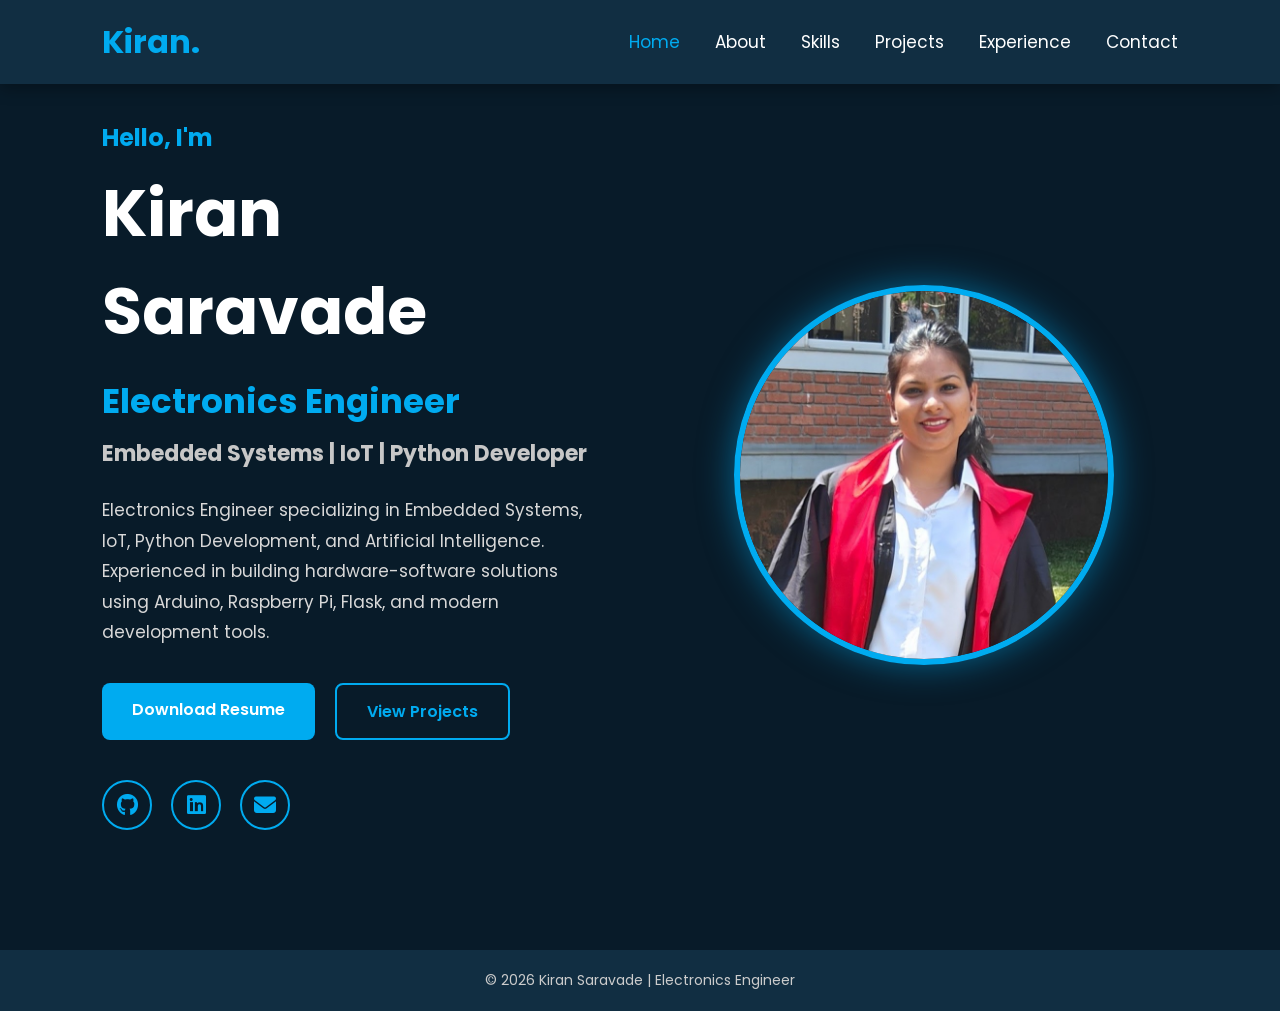
<file: index.html>
<!DOCTYPE html>
<html lang="en">

<head>
    <meta charset="UTF-8">
    <meta name="viewport" content="width=device-width, initial-scale=1.0">
    <title>Kiran Saravade | Portfolio</title>

    <!-- CSS -->
    <link rel="stylesheet" href="style.css">

    <!-- Google Font -->
    <link href="https://fonts.googleapis.com/css2?family=Poppins:wght@300;400;500;600;700&display=swap" rel="stylesheet">

    <!-- Font Awesome -->
    <link rel="stylesheet"
        href="https://cdnjs.cloudflare.com/ajax/libs/font-awesome/6.6.0/css/all.min.css">

        <meta name="description" content="Kiran Saravade - Electronics Engineer specializing in Embedded Systems, IoT, Python, AI and Web Development.">

        <meta name="keywords" content="Embedded Engineer, IoT Developer, Python Developer, Electronics Engineer">

        <meta name="author" content="Kiran Saravade">
</head>

<body>

    <!-- ================= NAVBAR ================= -->

    <nav>

        <div class="logo">
            <a href="index.html">Kiran.</a>
        </div>

        <ul>

            <li><a href="index.html" class="active">Home</a></li>

            <li><a href="about.html">About</a></li>

            <li><a href="skills.html">Skills</a></li>

            <li><a href="projects.html">Projects</a></li>

            <li><a href="experience.html">Experience</a></li>

            <li><a href="contact.html">Contact</a></li>

        </ul>

    </nav>

    <!-- ================= HERO SECTION ================= -->

    <section class="hero">

        <!-- Left Content -->

        <div class="hero-content">

            <h3>Hello, I'm</h3>

            <h1>Kiran Saravade</h1>

            <h2>Electronics Engineer</h2>

            <h4>Embedded Systems | IoT | Python Developer</h4>

            <p>
                    Electronics Engineer specializing in Embedded Systems, IoT,
                    Python Development, and Artificial Intelligence.
                    Experienced in building hardware-software solutions using Arduino,
                    Raspberry Pi, Flask, and modern development tools.

            </p>

            <div class="hero-buttons">

                <a href="assets/resume/Kiran_Saravade_Resume.pdf" class="btn" target="_blank">

                    Download Resume

                </a>

                <a href="projects.html" class="btn-outline">

                    View Projects

                </a>

            </div>

            <div class="social-icons">

                <a href="https://github.com/kiru-08/kiranSaravade.github.io" target="_blank">

                    <i class="fab fa-github"></i>

                </a>

                <a href="https://linkedin.com/in/kiran-saravade" target="_blank">

                    <i class="fab fa-linkedin"></i>

                </a>

                <a href="mailto:kiran.saravade143@gmail.com">

                    <i class="fas fa-envelope"></i>

                </a>

            </div>

        </div>

        <!-- Right Image -->

        <div class="hero-image">

            <img src="assets/images/profile.jpg" alt="Kiran Saravade">

        </div>

    </section>

    <footer>

<p>
© 2026 Kiran Saravade | Electronics Engineer
</p>

    </footer>
</body>

</html>
</file>
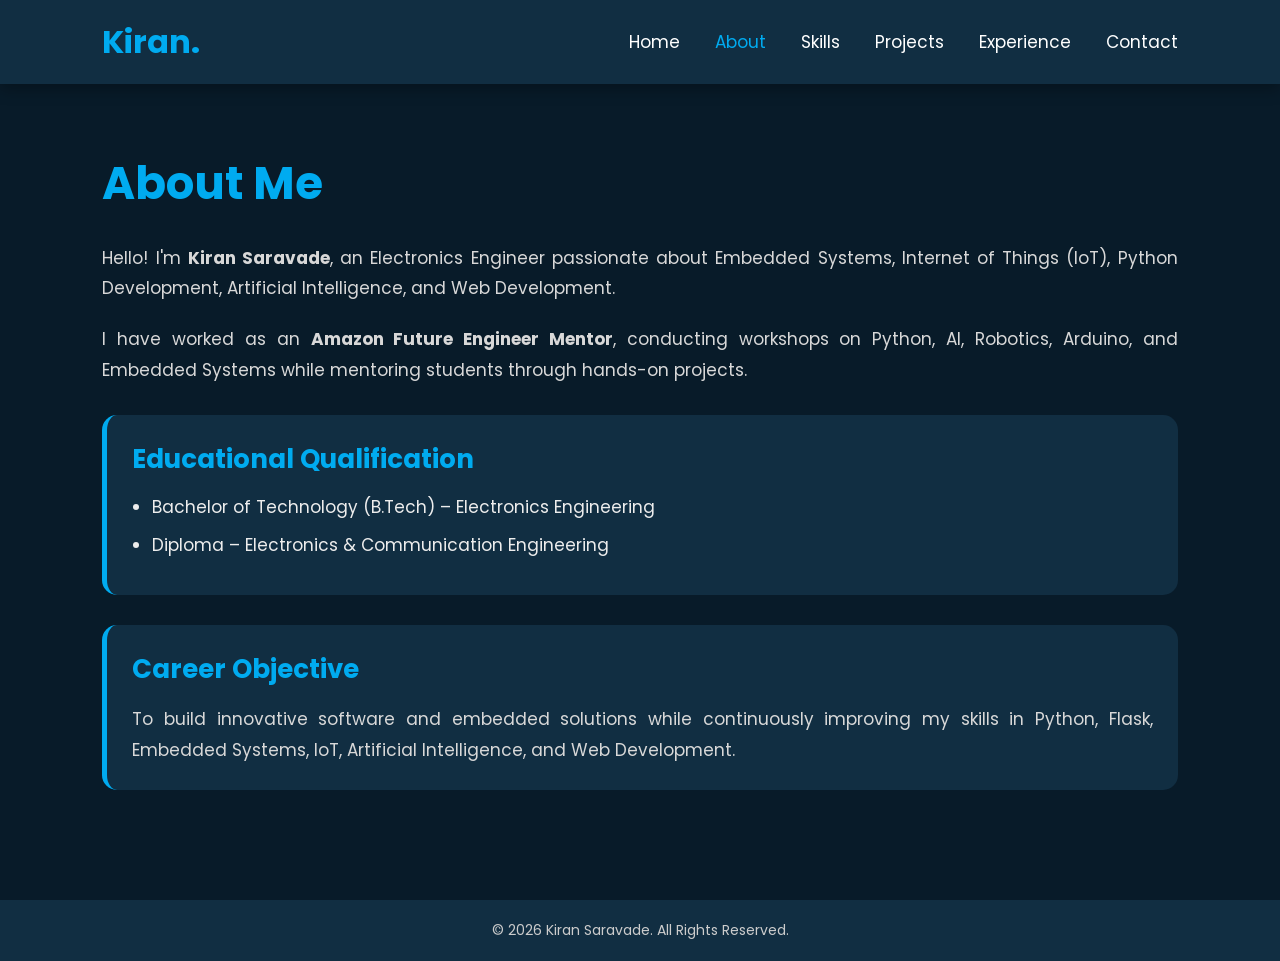
<file: about.html>
<!DOCTYPE html>
<html lang="en">

<head>

    <meta charset="UTF-8">
    <meta name="viewport" content="width=device-width, initial-scale=1.0">

    <title>About | Kiran Saravade</title>

    <link rel="stylesheet" href="style.css">

    <link href="https://fonts.googleapis.com/css2?family=Poppins:wght@300;400;500;600;700&display=swap"
        rel="stylesheet">

    <link rel="stylesheet"
        href="https://cdnjs.cloudflare.com/ajax/libs/font-awesome/6.6.0/css/all.min.css">

</head>

<body>

    <!-- Navigation -->

    <nav>

        <div class="logo">
            <a href="index.html">Kiran.</a>
        </div>

        <ul>

            <li><a href="index.html">Home</a></li>

            <li><a href="about.html" class="active">About</a></li>

            <li><a href="skills.html">Skills</a></li>

            <li><a href="projects.html">Projects</a></li>

            <li><a href="experience.html">Experience</a></li>

            <li><a href="contact.html">Contact</a></li>

        </ul>

    </nav>

    <!-- About -->

    <section class="about">

       

        <div class="about-content">

            <h1>About Me</h1>

            <p>

                Hello! I'm <strong>Kiran Saravade</strong>, an Electronics Engineer passionate
                about Embedded Systems, Internet of Things (IoT), Python Development,
                Artificial Intelligence, and Web Development.

            </p>

            <p>

                I have worked as an <strong>Amazon Future Engineer Mentor</strong>,
                conducting workshops on Python, AI, Robotics, Arduino, and
                Embedded Systems while mentoring students through hands-on projects.

            </p>

            <div class="about-box">

                <h2>Educational Qualification</h2>

                <ul>

                    <li>Bachelor of Technology (B.Tech) – Electronics Engineering</li>

                    <li>Diploma – Electronics & Communication Engineering</li>

                </ul>

            </div>

            <div class="about-box">

                <h2>Career Objective</h2>

                <p>

                    To build innovative software and embedded solutions while
                    continuously improving my skills in Python, Flask,
                    Embedded Systems, IoT, Artificial Intelligence,
                    and Web Development.

                </p>

            </div>

        </div>

    </section>

    <footer>

    <p>© 2026 Kiran Saravade. All Rights Reserved.</p>

</footer>

</body>

</html>
</file>
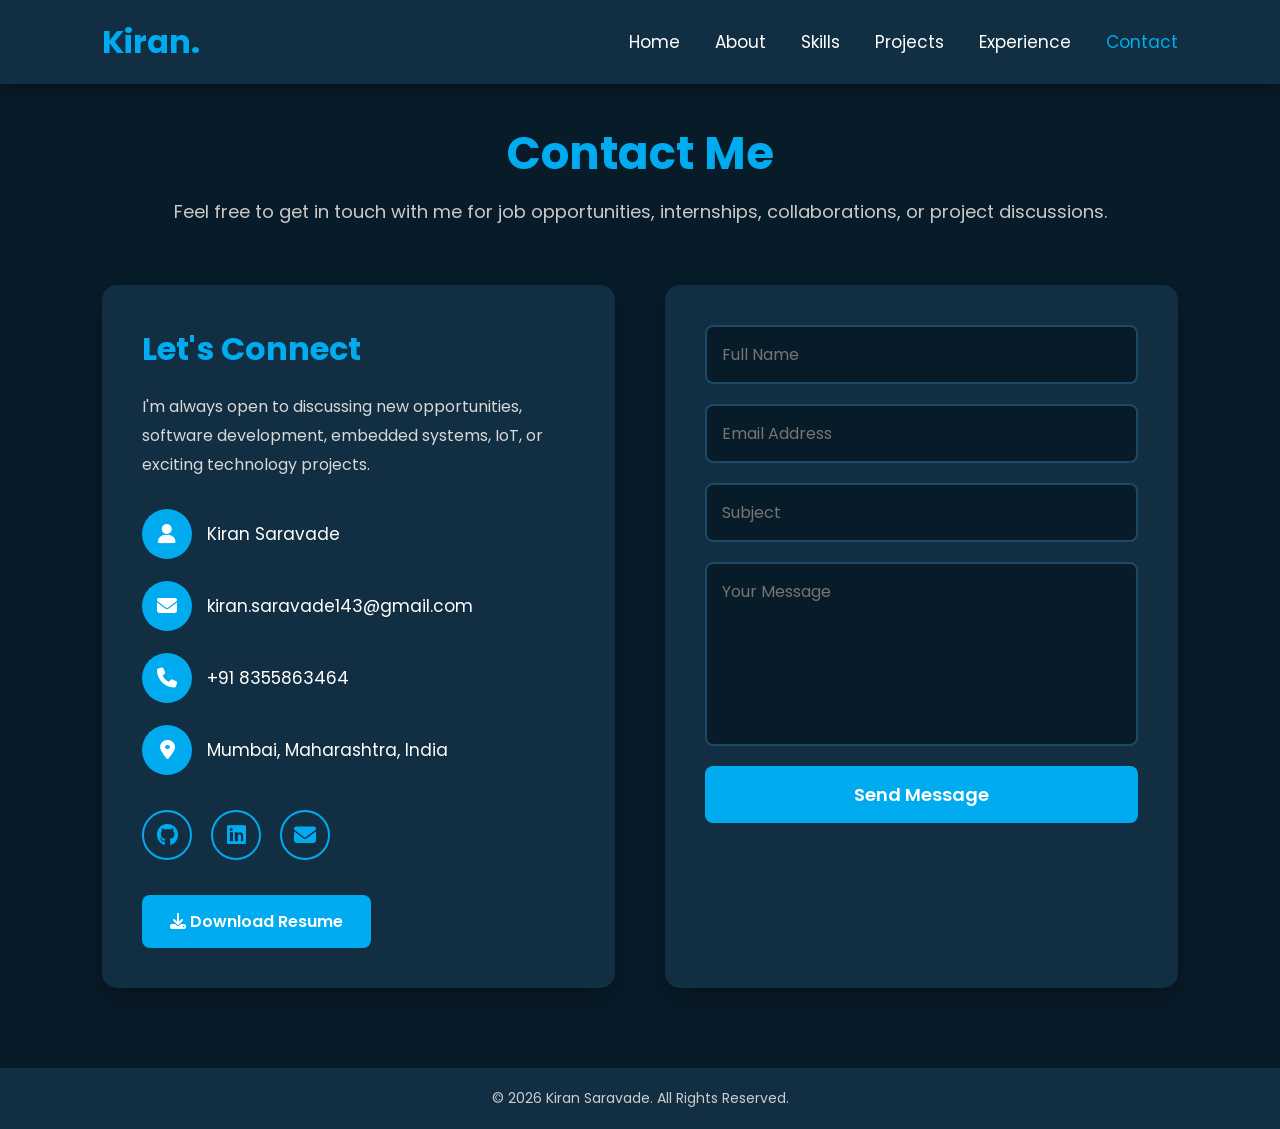
<file: contact.html>
<!DOCTYPE html>
<html lang="en">

<head>

    <meta charset="UTF-8">
    <meta name="viewport" content="width=device-width, initial-scale=1.0">

    <title>Contact | Kiran Saravade</title>

    <link rel="stylesheet" href="style.css">

    <link href="https://fonts.googleapis.com/css2?family=Poppins:wght@300;400;500;600;700&display=swap" rel="stylesheet">

    <link rel="stylesheet"
        href="https://cdnjs.cloudflare.com/ajax/libs/font-awesome/6.6.0/css/all.min.css">

</head>

<body>

    <!-- Navigation -->

    <nav>

        <div class="logo">
            <a href="index.html">Kiran.</a>
        </div>

        <ul>

            <li><a href="index.html">Home</a></li>

            <li><a href="about.html">About</a></li>

            <li><a href="skills.html">Skills</a></li>

            <li><a href="projects.html">Projects</a></li>

            <li><a href="experience.html">Experience</a></li>

            <li><a href="contact.html" class="active">Contact</a></li>

        </ul>

    </nav>

    <!-- Contact Section -->

    <section class="contact-page">

        <h1 class="page-title">Contact Me</h1>

        <p class="page-subtitle">
            Feel free to get in touch with me for job opportunities, internships,
            collaborations, or project discussions.
        </p>

        <div class="contact-container">

            <!-- Left Side -->

            <div class="contact-info">

                <h2>Let's Connect</h2>

                <p>
                    I'm always open to discussing new opportunities,
                    software development, embedded systems,
                    IoT, or exciting technology projects.
                </p>

                <div class="info-item">
                    <i class="fas fa-user"></i>
                    <span>Kiran Saravade</span>
                </div>

                <div class="info-item">
                    <i class="fas fa-envelope"></i>
                    <span>kiran.saravade143@gmail.com</span>
                </div>

                <div class="info-item">
                    <i class="fas fa-phone"></i>
                    <span>+91 8355863464</span>
                </div>

                <div class="info-item">
                    <i class="fas fa-map-marker-alt"></i>
                    <span>Mumbai, Maharashtra, India</span>
                </div>

                <div class="social-links">

                    <a href="https://github.com/kiru-08" target="_blank">
                        <i class="fab fa-github"></i>
                    </a>

                    <a href="https://linkedin.com/in/kiran-saravade" target="_blank">
                        <i class="fab fa-linkedin"></i>
                    </a>

                    <a href="mailto:kiran.saravade143@gmail.com">
                        <i class="fas fa-envelope"></i>
                    </a>

                </div>

                <a href="assets/resume/Kiran_Saravade_Resume.pdf"
                    class="download-btn"
                    target="_blank">

                    <i class="fas fa-download"></i>
                    Download Resume

                </a>

            </div>

            <!-- Right Side -->

            <div class="contact-form">

                <form action="https://api.web3forms.com/submit" method="POST">

                    <!-- Web3Forms Access Key -->
                    <input type="hidden"
                        name="access_key"
                        value="7ea7d4b2-4c76-463a-8444-07bf78ee571d">

                    <!-- Disable Captcha -->
                    <input type="hidden"
                        name="botcheck"
                        value="">

                    <input
                        type="text"
                        name="name"
                        placeholder="Full Name"
                        required>

                    <input
                        type="email"
                        name="email"
                        placeholder="Email Address"
                        required>

                    <input
                        type="text"
                        name="subject"
                        placeholder="Subject"
                        required>

                    <textarea
                        name="message"
                        rows="6"
                        placeholder="Your Message"
                        required></textarea>

                    <button type="submit">
                        Send Message
                    </button>

                </form>

            </div>

        </div>

    </section>

    <footer>

        <p>© 2026 Kiran Saravade. All Rights Reserved.</p>

    </footer>

</body>

</html>
</file>
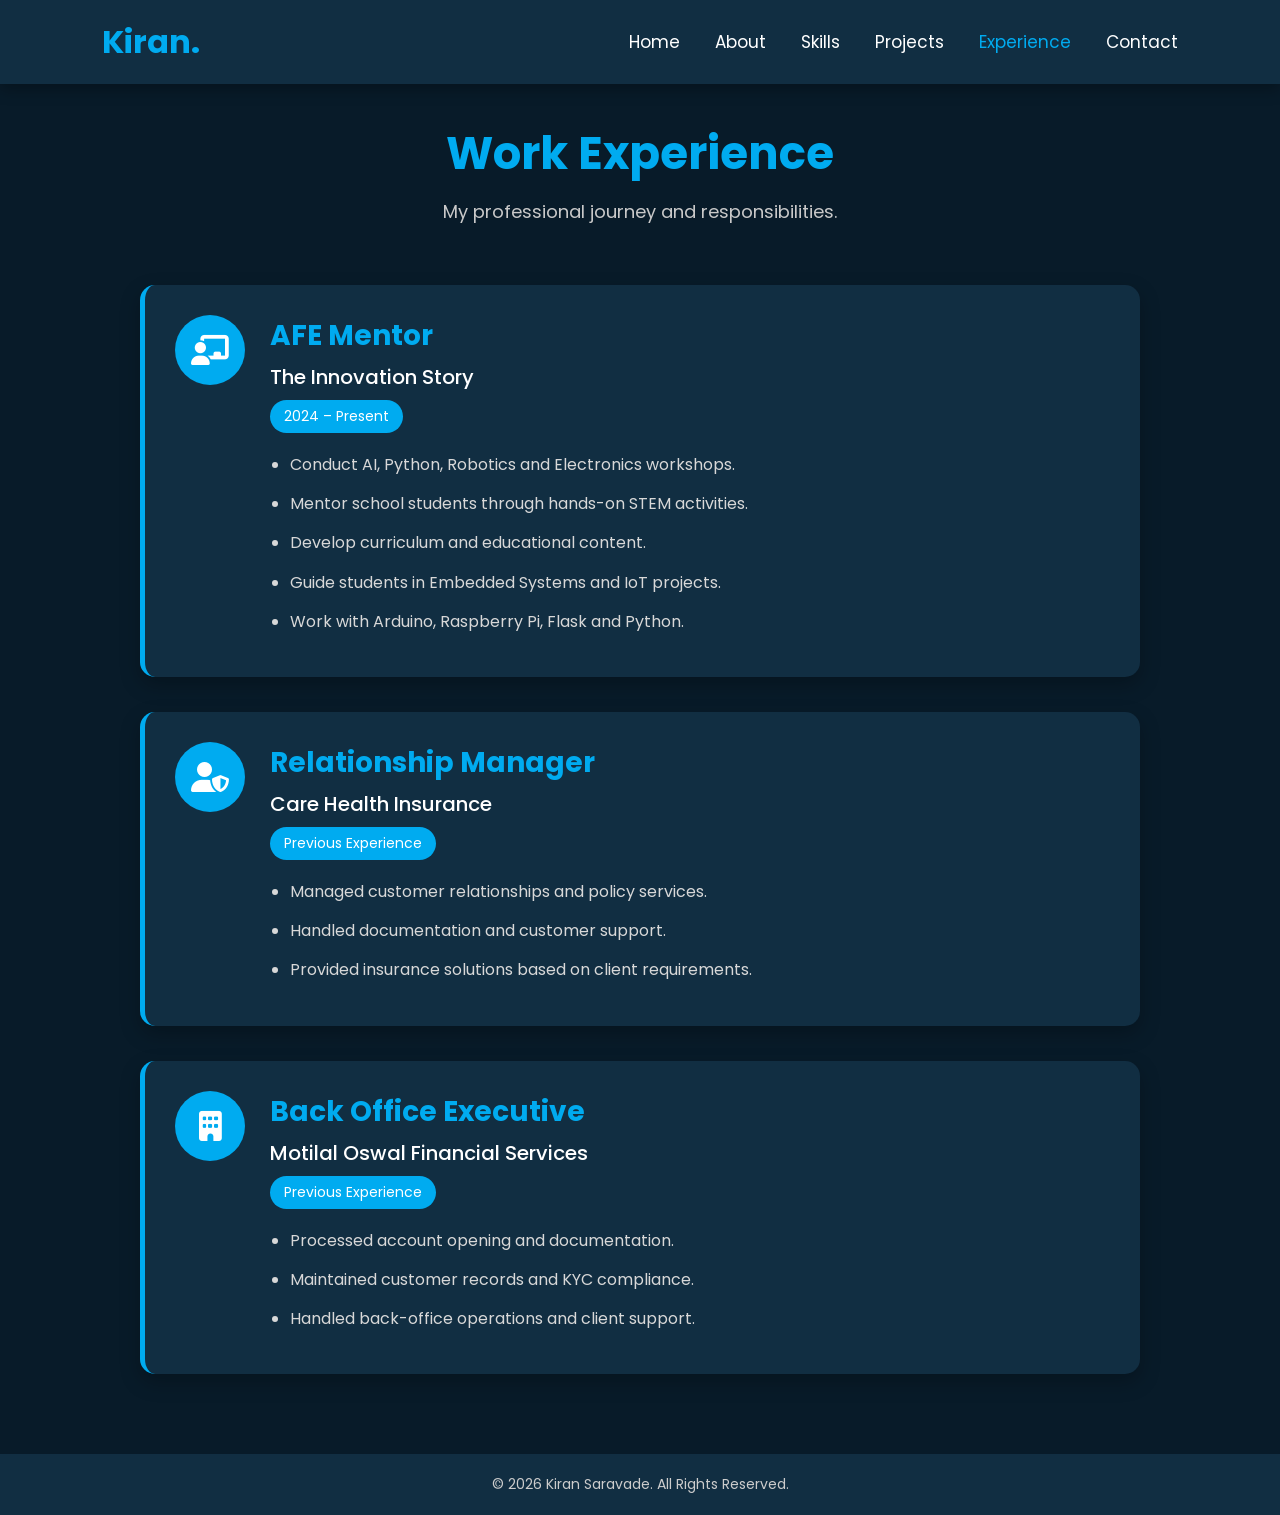
<file: experience.html>
<!DOCTYPE html>
<html lang="en">

<head>

    <meta charset="UTF-8">
    <meta name="viewport" content="width=device-width, initial-scale=1.0">

    <title>Experience | Kiran Saravade</title>

    <link rel="stylesheet" href="style.css">

    <link href="https://fonts.googleapis.com/css2?family=Poppins:wght@300;400;500;600;700&display=swap" rel="stylesheet">

    <link rel="stylesheet"
        href="https://cdnjs.cloudflare.com/ajax/libs/font-awesome/6.6.0/css/all.min.css">

</head>

<body>

    <!-- Navigation -->

    <nav>

        <div class="logo">
            <a href="index.html">Kiran.</a>
        </div>

        <ul>

            <li><a href="index.html">Home</a></li>

            <li><a href="about.html">About</a></li>

            <li><a href="skills.html">Skills</a></li>

            <li><a href="projects.html">Projects</a></li>

            <li><a href="experience.html" class="active">Experience</a></li>

            <li><a href="contact.html">Contact</a></li>

        </ul>

    </nav>

    <!-- Experience Section -->

    <section class="experience-page">

        <h1 class="page-title">Work Experience</h1>

        <p class="page-subtitle">
            My professional journey and responsibilities.
        </p>

        <div class="timeline">

            <!-- Experience 1 -->

            <div class="experience-card">

                <div class="experience-icon">
                    <i class="fas fa-chalkboard-teacher"></i>
                </div>

                <div class="experience-content">

                    <h2>AFE Mentor</h2>

                    <h3>The Innovation Story</h3>

                    <span class="experience-date">
                        2024 – Present
                    </span>

                    <ul>

                        <li>Conduct AI, Python, Robotics and Electronics workshops.</li>

                        <li>Mentor school students through hands-on STEM activities.</li>

                        <li>Develop curriculum and educational content.</li>

                        <li>Guide students in Embedded Systems and IoT projects.</li>

                        <li>Work with Arduino, Raspberry Pi, Flask and Python.</li>

                    </ul>

                </div>

            </div>

            <!-- Experience 2 -->

            <div class="experience-card">

                <div class="experience-icon">
                    <i class="fas fa-user-shield"></i>
                </div>

                <div class="experience-content">

                    <h2>Relationship Manager</h2>

                    <h3>Care Health Insurance</h3>

                    <span class="experience-date">
                        Previous Experience
                    </span>

                    <ul>

                        <li>Managed customer relationships and policy services.</li>

                        <li>Handled documentation and customer support.</li>

                        <li>Provided insurance solutions based on client requirements.</li>

                    </ul>

                </div>

            </div>

            <!-- Experience 3 -->

            <div class="experience-card">

                <div class="experience-icon">
                    <i class="fas fa-building"></i>
                </div>

                <div class="experience-content">

                    <h2>Back Office Executive</h2>

                    <h3>Motilal Oswal Financial Services</h3>

                    <span class="experience-date">
                        Previous Experience
                    </span>

                    <ul>

                        <li>Processed account opening and documentation.</li>

                        <li>Maintained customer records and KYC compliance.</li>

                        <li>Handled back-office operations and client support.</li>

                    </ul>

                </div>

            </div>

        </div>

    </section>
    <footer>

    <p>© 2026 Kiran Saravade. All Rights Reserved.</p>

</footer>

</body>

</html>
</file>
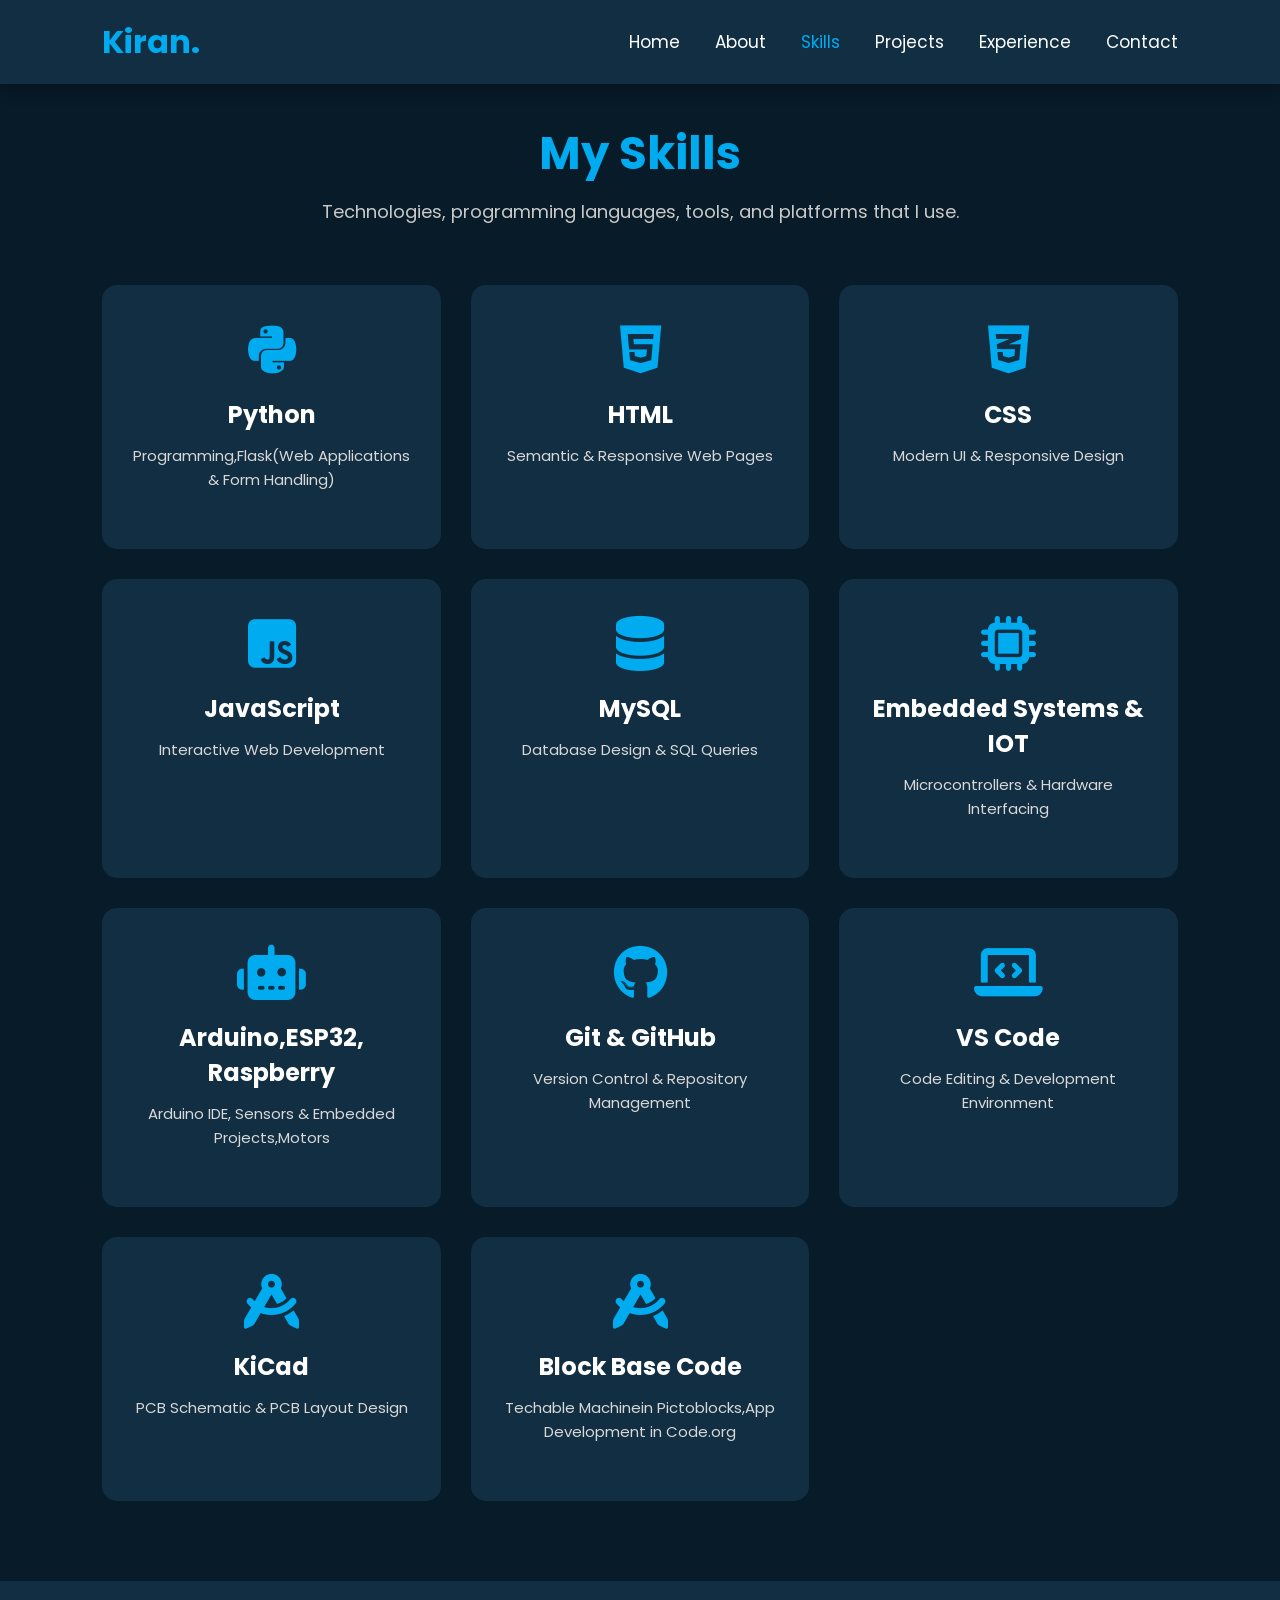
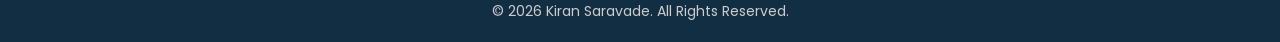
<file: skills.html>
<!DOCTYPE html>
<html lang="en">

<head>

    <meta charset="UTF-8">
    <meta name="viewport" content="width=device-width, initial-scale=1.0">

    <title>Skills | Kiran Saravade</title>

    <link rel="stylesheet" href="style.css">

    <link href="https://fonts.googleapis.com/css2?family=Poppins:wght@300;400;500;600;700&display=swap"
        rel="stylesheet">

    <link rel="stylesheet"
        href="https://cdnjs.cloudflare.com/ajax/libs/font-awesome/6.6.0/css/all.min.css">

</head>

<body>

    <!-- Navigation -->

    <nav>

        <div class="logo">
            <a href="index.html">Kiran.</a>
        </div>

        <ul>

            <li><a href="index.html">Home</a></li>

            <li><a href="about.html">About</a></li>

            <li><a href="skills.html" class="active">Skills</a></li>

            <li><a href="projects.html">Projects</a></li>

            <li><a href="experience.html">Experience</a></li>

            <li><a href="contact.html">Contact</a></li>

        </ul>

    </nav>

    <!-- Skills Section -->

    <section class="skills-page">

        <h1 class="page-title">My Skills</h1>

        <p class="page-subtitle">
            Technologies, programming languages, tools, and platforms that I use.
        </p>

        <div class="skills-grid">

            <!-- Python -->

            <div class="skill-box">

                <i class="fab fa-python"></i>

                <h3>Python</h3>

                <p>Programming,Flask(Web Applications & Form Handling)</p>

                

            </div>

            <!-- HTML -->

            <div class="skill-box">

                <i class="fab fa-html5"></i>

                <h3>HTML</h3>

                <p>Semantic & Responsive Web Pages</p>

                

            </div>

            <!-- CSS -->

            <div class="skill-box">

                <i class="fab fa-css3-alt"></i>

                <h3>CSS</h3>

                <p>Modern UI & Responsive Design</p>


            </div>

            <!-- JavaScript -->

            <div class="skill-box">

                <i class="fab fa-js-square"></i>

                <h3>JavaScript</h3>

                <p>Interactive Web Development</p>

                

            </div>

            <!-- MySQL -->

            <div class="skill-box">

                <i class="fas fa-database"></i>

                <h3>MySQL</h3>

                <p>Database Design & SQL Queries</p>

                

            </div>

            <!-- Embedded Systems -->

            <div class="skill-box">

                <i class="fas fa-microchip"></i>

                <h3>Embedded Systems & IOT</h3>

                <p>Microcontrollers & Hardware Interfacing</p>

    

            </div>

            <!-- Arduino -->

            <div class="skill-box">

                <i class="fas fa-robot"></i>

                <h3>Arduino,ESP32,<br>Raspberry</h3>

                <p>Arduino IDE, Sensors & Embedded Projects,Motors</p>

               

            </div>

            <!-- GitHub -->

            <div class="skill-box">

                <i class="fab fa-github"></i>

                <h3>Git & GitHub</h3>

                <p>Version Control & Repository Management</p>

                

            </div>

            <!-- VS Code -->

            <div class="skill-box">

                <i class="fas fa-laptop-code"></i>

                <h3>VS Code</h3>

                <p>Code Editing & Development Environment</p>

               
            </div>

            <!-- KiCad -->

            <div class="skill-box">

                <i class="fas fa-drafting-compass"></i>

                <h3>KiCad</h3>

                <p>PCB Schematic & PCB Layout Design</p>

            </div>

                <!-- Block base Coding -->

            <div class="skill-box">

                <i class="fas fa-drafting-compass"></i>

                <h3>Block Base Code</h3>

                <p>Techable Machinein Pictoblocks,App Development in Code.org</p>
        </div>

    </section>
    <footer>

    <p>© 2026 Kiran Saravade. All Rights Reserved.</p>

</footer>

</body>

</html>
</file>
<file: style.css>
/* ===============================
   Google Font & Reset
================================ */

@import url('https://fonts.googleapis.com/css2?family=Poppins:wght@300;400;500;600;700&display=swap');

*{
    margin:0;
    padding:0;
    box-sizing:border-box;
    font-family:'Poppins',sans-serif;
}

html{
    scroll-behavior:smooth;
}

body{
    background:#081b29;
    color:#ffffff;
}

/* ===============================
   Navigation
================================ */

nav{
    position:fixed;
    top:0;
    left:0;
    width:100%;
    background:#112e42;
    display:flex;
    justify-content:space-between;
    align-items:center;
    padding:18px 8%;
    z-index:1000;
    box-shadow:0 5px 15px rgba(0,0,0,0.3);
}

.logo a{
    text-decoration:none;
    color:#00abf0;
    font-size:32px;
    font-weight:700;
}

nav ul{
    display:flex;
    list-style:none;
}

nav ul li{
    margin-left:35px;
}

nav ul li a{
    text-decoration:none;
    color:#ffffff;
    font-size:17px;
    transition:.3s;
}

nav ul li a:hover,
nav ul li a.active{
    color:#00abf0;
}

/* ===============================
   Hero Section
================================ */

.hero{
    width:100%;
    min-height:100vh;
    display:flex;
    justify-content:space-between;
    align-items:center;
    padding:120px 8%;
    gap:60px;
}

/* Left Side */

.hero-content{
    flex:1;
}

.hero-content h3{
    font-size:24px;
    color:#00abf0;
    margin-bottom:10px;
}

.hero-content h1{
    font-size:65px;
    margin-bottom:15px;
}

.hero-content h2{
    font-size:34px;
    color:#00abf0;
    margin-bottom:10px;
}

.hero-content h4{
    font-size:22px;
    color:#c7c7c7;
    margin-bottom:25px;
}

.hero-content p{
    color:#d8d8d8;
    line-height:1.8;
    font-size:17px;
    max-width:650px;
}

/* ===============================
   Buttons
================================ */

.hero-buttons{
    margin-top:35px;
    display:flex;
    gap:20px;
}

.btn{
    background:#00abf0;
    color:white;
    text-decoration:none;
    padding:14px 30px;
    border-radius:8px;
    font-weight:600;
    transition:.3s;
}

.btn:hover{
    background:#0096d6;
    transform:translateY(-5px);
}

.btn-outline{
    border:2px solid #00abf0;
    color:#00abf0;
    text-decoration:none;
    padding:14px 30px;
    border-radius:8px;
    font-weight:600;
    transition:.3s;
}

.btn-outline:hover{
    background:#00abf0;
    color:white;
}

/* ===============================
   Social Icons
================================ */

.social-icons{
    margin-top:40px;
}

.social-icons a{
    display:inline-flex;
    justify-content:center;
    align-items:center;
    width:50px;
    height:50px;
    border:2px solid #00abf0;
    border-radius:50%;
    color:#00abf0;
    font-size:22px;
    text-decoration:none;
    margin-right:15px;
    transition:.3s;
}

.social-icons a:hover{
    background:#00abf0;
    color:white;
    transform:translateY(-5px);
}

/* ===============================
   Profile Image
================================ */

.hero-image{
    flex:1;
    display:flex;
    justify-content:center;
}

.hero-image img{
    width:380px;
    height:380px;
    border-radius:50%;
    object-fit:cover;
    border:6px solid #00abf0;
    box-shadow:0 0 35px rgba(0,171,240,.5);
    transition:.4s;
}

.hero-image img:hover{
    transform:scale(1.05);
}

/* ===============================
   Responsive
================================ */

@media(max-width:992px){

nav{
    padding:15px 5%;
}

nav ul li{
    margin-left:18px;
}

.hero{
    flex-direction:column-reverse;
    text-align:center;
    padding-top:150px;
}

.hero-content h1{
    font-size:45px;
}

.hero-content h2{
    font-size:28px;
}

.hero-content h4{
    font-size:18px;
}

.hero-content p{
    margin:auto;
}

.hero-buttons{
    justify-content:center;
    flex-wrap:wrap;
}

.social-icons{
    text-align:center;
}

.hero-image img{
    width:280px;
    height:280px;
}

}
.hero-content{
    animation: slideLeft 1s ease;
}


.hero-image{
    animation: slideRight 1s ease;
}

@keyframes slideLeft{

    from{
        opacity:0;
        transform:translateX(-80px);
    }

    to{
        opacity:1;
        transform:translateX(0);
    }

}

@keyframes slideRight{

    from{
        opacity:0;
        transform:translateX(80px);
    }

    to{
        opacity:1;
        transform:translateX(0);
    }

}
footer{

    text-align:center;
    padding:20px;
    background:#112e42;
    color:#ccc;
    font-size:14px;

}
/* ==========================================
   ABOUT PAGE
========================================== */

.about{

    width:100%;

    min-height:100vh;

    background:#081b29;

    display:flex;

    justify-content:space-between;

    align-items:center;

    gap:60px;

    padding:120px 8% 80px;

}

.about-image img{

    width:350px;

    height:350px;

    object-fit:cover;

    border-radius:20px;

    border:5px solid #00abf0;

    box-shadow:0 0 30px rgba(0,171,240,.4);

    transition:.4s;

}

.about-image img:hover{

    transform:scale(1.05);

}

/* About Content */

.about-content{

    flex:1.5;

}

.about-content h1{

    font-size:45px;

    color:#00abf0;

    margin-bottom:25px;

}

.about-content p{

    color:#d8d8d8;

    font-size:17px;

    line-height:1.8;

    margin-bottom:20px;

    text-align:justify;

}

/* About Information Box */

.about-box{

    background:#112e42;

    padding:25px;

    margin-top:30px;

    border-radius:15px;

    border-left:5px solid #00abf0;

    transition:.3s;

}

.about-box:hover{

    transform:translateY(-5px);

    box-shadow:0 10px 20px rgba(0,171,240,.25);

}

.about-box h2{

    color:#00abf0;

    margin-bottom:15px;

    font-size:26px;

}

.about-box ul{

    padding-left:20px;

}

.about-box ul li{

    color:#ededed;

    margin-bottom:12px;

    font-size:17px;

}

.about-box p{

    margin:0;

}

/* Responsive */

@media(max-width:992px){

.about{

flex-direction:column;

text-align:center;

padding:140px 6% 60px;

}

.about-content{

width:100%;

}

.about-content p{

text-align:center;

}

.about-image img{

width:280px;

height:280px;

}

.about-box{

text-align:left;

}

}
/* ==========================================
   SKILLS PAGE
========================================== */

.skills-page{
    width: 100%;
    min-height: 100vh;
    background: #081b29;
    padding: 120px 8% 80px;
}

/* Page Heading */

.page-title{
    text-align: center;
    font-size: 45px;
    color: #00abf0;
    margin-bottom: 10px;
}

.page-subtitle{
    text-align: center;
    font-size: 18px;
    color: #c9c9c9;
    margin-bottom: 60px;
}

/* Skills Grid */

.skills-grid{
    display: grid;
    grid-template-columns: repeat(auto-fit, minmax(280px,1fr));
    gap: 30px;
}

/* Skill Card */

.skill-box{
    background: #112e42;
    border-radius: 15px;
    padding: 35px 25px;
    text-align: center;
    transition: 0.4s ease;
    border: 2px solid transparent;
}

.skill-box:hover{
    transform: translateY(-10px);
    border-color: #00abf0;
    box-shadow: 0 15px 30px rgba(0,171,240,.25);
}

/* Icon */

.skill-box i{
    font-size: 55px;
    color: #00abf0;
    margin-bottom: 20px;
    transition: .4s;
}

.skill-box:hover i{
    transform: scale(1.2);
}

/* Skill Name */

.skill-box h3{
    font-size: 24px;
    color: #ffffff;
    margin-bottom: 12px;
}

/* Description */

.skill-box p{
    color: #d8d8d8;
    font-size: 15px;
    line-height: 1.6;
    margin-bottom: 20px;
}

/* Responsive */

@media(max-width:992px){

.skills-page{
    padding:120px 6% 60px;
}

.page-title{
    font-size:38px;
}

.page-subtitle{
    font-size:16px;
}

.skills-grid{
    grid-template-columns:1fr;
}

.skill-box{
    padding:30px 20px;
}

.skill-box i{
    font-size:50px;
}

.skill-box h3{
    font-size:22px;
}

}
/* ==========================================
   PROJECTS PAGE
========================================== */

.projects-page{
    width:100%;
    min-height:100vh;
    background:#081b29;
    padding:120px 8% 80px;
}

/* Projects Grid */

.projects-grid{
    display:grid;
    grid-template-columns:repeat(auto-fit,minmax(340px,1fr));
    gap:35px;
    margin-top:50px;
}

/* Project Card */

.project-card{
    background:#112e42;
    border-radius:18px;
    overflow:hidden;
    transition:.4s;
    border:2px solid transparent;
    box-shadow:0 10px 25px rgba(0,0,0,.25);
}

.project-card:hover{
    transform:translateY(-10px);
    border-color:#00abf0;
    box-shadow:0 18px 35px rgba(0,171,240,.25);
}

/* Project Image */

.project-card img{
    width:100%;
    height:220px;
    object-fit:cover;
    transition:.4s;
}

.project-card:hover img{
    transform:scale(1.05);
}

/* Content */

.project-content{
    padding:25px;
}

.project-content h2{
    color:#00abf0;
    font-size:24px;
    margin-bottom:15px;
}

.project-content p{
    color:#d8d8d8;
    line-height:1.8;
    font-size:15px;
    margin-bottom:20px;
}

/* Technology Tags */

.project-tags{
    display:flex;
    flex-wrap:wrap;
    gap:10px;
    margin-bottom:25px;
}

.project-tags span{
    background:#00abf0;
    color:#ffffff;
    padding:8px 15px;
    border-radius:30px;
    font-size:13px;
    font-weight:500;
}

/* Buttons */

.project-buttons{
    display:flex;
    gap:15px;
}

/* GitHub Button */

.github-btn{
    flex:1;
    text-align:center;
    text-decoration:none;
    background:#00abf0;
    color:#ffffff;
    padding:12px;
    border-radius:8px;
    font-weight:600;
    transition:.3s;
}

.github-btn:hover{
    background:#0089c2;
}

/* Demo Button */

.demo-btn{
    flex:1;
    text-align:center;
    text-decoration:none;
    border:2px solid #00abf0;
    color:#00abf0;
    padding:12px;
    border-radius:8px;
    font-weight:600;
    transition:.3s;
}

.demo-btn:hover{
    background:#00abf0;
    color:#ffffff;
}

/* Icons */

.project-buttons i{
    margin-right:8px;
}

/* Responsive */

@media(max-width:992px){

.projects-page{
    padding:120px 6% 60px;
}

.projects-grid{
    grid-template-columns:1fr;
}

.project-content h2{
    font-size:22px;
}

.project-buttons{
    flex-direction:column;
}

}
/* ==========================================
   EXPERIENCE PAGE
========================================== */

.experience-page{
    width:100%;
    min-height:100vh;
    background:#081b29;
    padding:120px 8% 80px;
}

/* Timeline */

.timeline{
    max-width:1000px;
    margin:50px auto 0;
    display:flex;
    flex-direction:column;
    gap:35px;
}

/* Experience Card */

.experience-card{
    display:flex;
    align-items:flex-start;
    gap:25px;
    background:#112e42;
    padding:30px;
    border-radius:15px;
    border-left:5px solid #00abf0;
    transition:0.4s;
    box-shadow:0 8px 20px rgba(0,0,0,.25);
}

.experience-card:hover{
    transform:translateY(-8px);
    box-shadow:0 15px 30px rgba(0,171,240,.25);
}

/* Icon */

.experience-icon{
    width:70px;
    height:70px;
    background:#00abf0;
    border-radius:50%;
    display:flex;
    justify-content:center;
    align-items:center;
    flex-shrink:0;
}

.experience-icon i{
    font-size:30px;
    color:#ffffff;
}

/* Content */

.experience-content{
    flex:1;
}

.experience-content h2{
    color:#00abf0;
    font-size:28px;
    margin-bottom:5px;
}

.experience-content h3{
    color:#ffffff;
    font-size:20px;
    margin-bottom:8px;
    font-weight:500;
}

.experience-date{
    display:inline-block;
    background:#00abf0;
    color:#ffffff;
    padding:6px 14px;
    border-radius:20px;
    font-size:14px;
    margin-bottom:18px;
}

.experience-content ul{
    padding-left:20px;
}

.experience-content ul li{
    color:#d8d8d8;
    margin-bottom:12px;
    line-height:1.7;
    font-size:16px;
}

/* Responsive */

@media(max-width:992px){

.experience-page{
    padding:120px 6% 60px;
}

.timeline{
    gap:25px;
}

.experience-card{
    flex-direction:column;
    text-align:center;
}

.experience-icon{
    margin:auto;
}

.experience-content ul{
    text-align:left;
}

.experience-content h2{
    font-size:24px;
}

.experience-content h3{
    font-size:18px;
}

}
/* ==========================================
   CONTACT PAGE
========================================== */

.contact-page{
    width:100%;
    min-height:100vh;
    background:#081b29;
    padding:120px 8% 80px;
}

/* Contact Container */

.contact-container{
    display:grid;
    grid-template-columns:1fr 1fr;
    gap:50px;
    margin-top:50px;
}

/* ===============================
   Contact Information
================================ */

.contact-info{
    background:#112e42;
    padding:40px;
    border-radius:15px;
    box-shadow:0 10px 25px rgba(0,0,0,.25);
}

.contact-info h2{
    color:#00abf0;
    font-size:32px;
    margin-bottom:20px;
}

.contact-info p{
    color:#d8d8d8;
    line-height:1.8;
    margin-bottom:30px;
}

/* Contact Details */

.info-item{
    display:flex;
    align-items:center;
    gap:15px;
    margin-bottom:22px;
}

.info-item i{
    width:50px;
    height:50px;
    background:#00abf0;
    color:#fff;
    border-radius:50%;
    display:flex;
    justify-content:center;
    align-items:center;
    font-size:20px;
}

.info-item span{
    color:#ffffff;
    font-size:17px;
}

/* ===============================
   Social Icons
================================ */

.social-links{
    margin:35px 0;
}

.social-links a{
    display:inline-flex;
    justify-content:center;
    align-items:center;
    width:50px;
    height:50px;
    margin-right:15px;
    border:2px solid #00abf0;
    border-radius:50%;
    color:#00abf0;
    font-size:22px;
    transition:.3s;
    text-decoration:none;
}

.social-links a:hover{
    background:#00abf0;
    color:#ffffff;
    transform:translateY(-5px);
}

/* Resume Button */

.download-btn{
    display:inline-block;
    background:#00abf0;
    color:#ffffff;
    padding:14px 28px;
    border-radius:8px;
    text-decoration:none;
    font-weight:600;
    transition:.3s;
}

.download-btn:hover{
    background:#008bc7;
}

/* ===============================
   Contact Form
================================ */

.contact-form{
    background:#112e42;
    padding:40px;
    border-radius:15px;
    box-shadow:0 10px 25px rgba(0,0,0,.25);
}

.contact-form form{
    display:flex;
    flex-direction:column;
}

.contact-form input,
.contact-form textarea{
    width:100%;
    padding:15px;
    margin-bottom:20px;
    background:#081b29;
    border:2px solid #1b4a66;
    border-radius:8px;
    color:#ffffff;
    font-size:16px;
    outline:none;
    transition:.3s;
}

.contact-form input:focus,
.contact-form textarea:focus{
    border-color:#00abf0;
}

.contact-form textarea{
    resize:none;
}

/* Button */

.contact-form button{
    background:#00abf0;
    color:#ffffff;
    border:none;
    padding:15px;
    font-size:18px;
    font-weight:600;
    border-radius:8px;
    cursor:pointer;
    transition:.3s;
}

.contact-form button:hover{
    background:#008bc7;
    transform:translateY(-3px);
}

/* ===============================
   Responsive
================================ */

@media(max-width:992px){

.contact-page{
    padding:120px 6% 60px;
}

.contact-container{
    grid-template-columns:1fr;
}

.contact-info,
.contact-form{
    padding:30px;
}

.contact-info h2{
    font-size:28px;
}

.info-item span{
    font-size:16px;
}

.social-links{
    text-align:center;
}

.download-btn{
    display:block;
    text-align:center;
}

}
</file>
